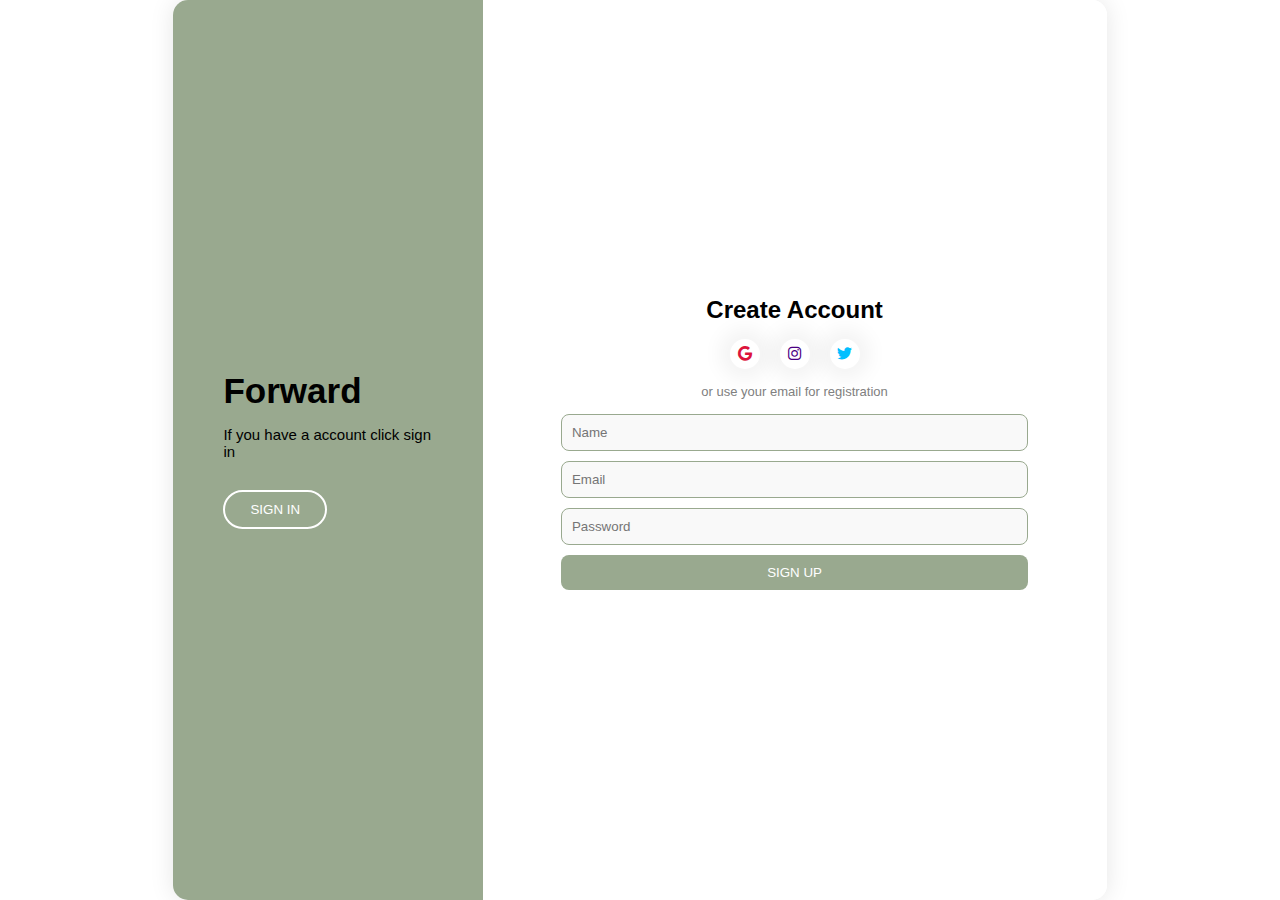
<file: index.html>
<!DOCTYPE html>
<html lang="en">
<head>
  <meta charset="UTF-8">
  <meta name="viewport" content="width=device-width, initial-scale=1.0">
  <title>logup forward</title>
  <link rel="stylesheet" href="login.css">
  <link rel="stylesheet" href="https://cdnjs.cloudflare.com/ajax/libs/font-awesome/6.6.0/css/all.min.css">
</head>
<body>

  <div class="container">
    <div class="left">
      <h1>Forward</h1>
      <p>If you have a account click sign in</p>
      <a href="login.html"><button id="signInBtn">SIGN IN</button></a>
    </div>

    <div class="right">
      <h2>Create Account</h2>

      <div class="socials">
        <a href=""><i class="fab fa-google"></i></a>
        <a href=""><i class="fab fa-instagram"></i></a>
        <a href=""><i class="fab fa-twitter"></i></a>
      </div>

      <p class="or">or use your email for registration</p>

      <form id="signupForm" action="home.html">
        <input type="text" name="name" id="name" placeholder="Name" required>
        <input type="email" name="email" id="email" placeholder="Email" required>
        <input type="password" name="password" id="password" placeholder="Password" required>
        <button type="submit" id="signUpBtn">SIGN UP</button>
        <p id="message"></p>
      </form>
    </div>
  </div>
<script src="script.js"></script>
</body>
</html>
</file>
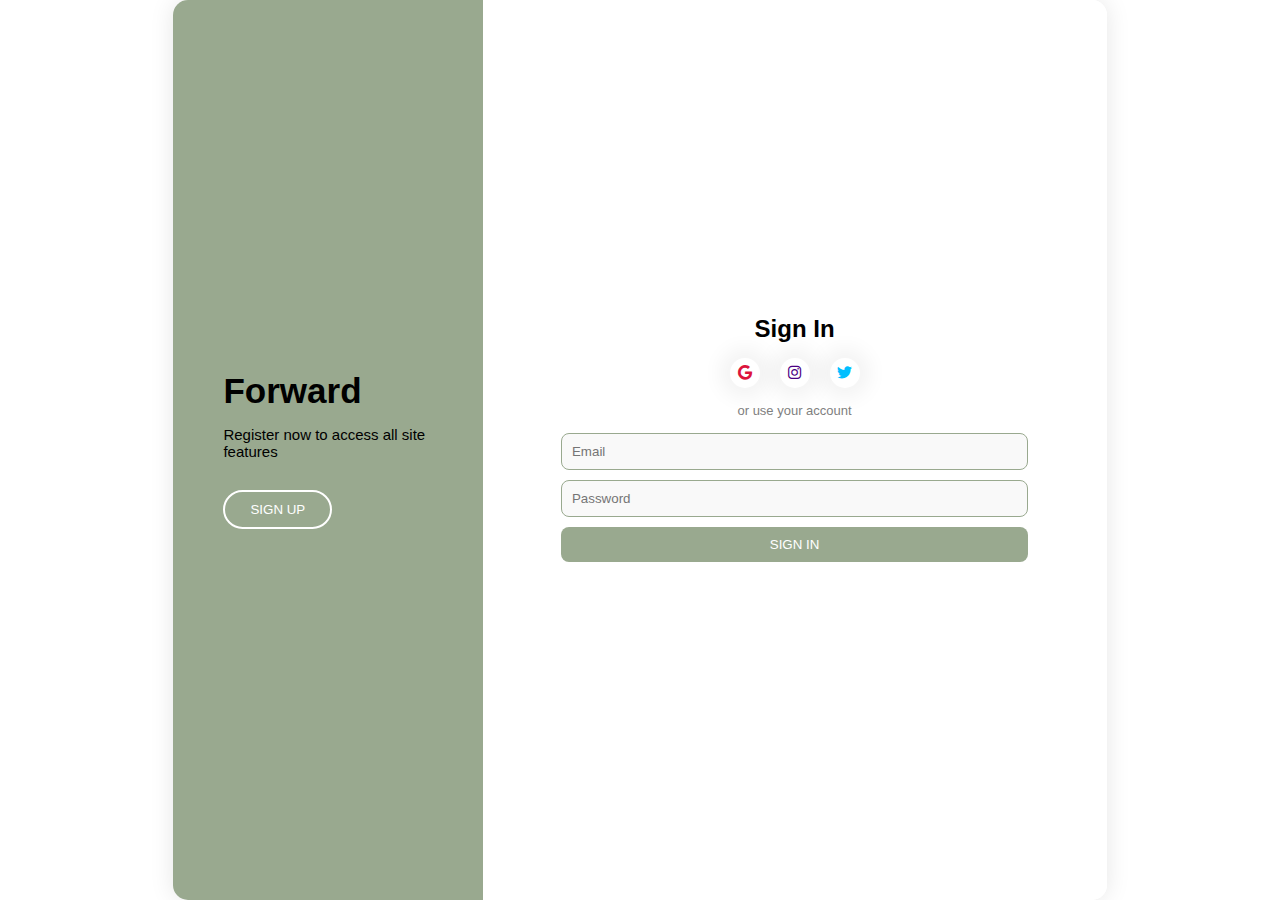
<file: login.html>
<!DOCTYPE html>
<html lang="en">
<head>
  <meta charset="UTF-8">
  <meta name="viewport" content="width=device-width, initial-scale=1.0">
  <title>login Forward</title>
  <link rel="stylesheet" href="login.css">
  <link rel="stylesheet" href="https://cdnjs.cloudflare.com/ajax/libs/font-awesome/6.6.0/css/all.min.css">
</head>
<body>

  <div class="container">

    <div class="left">
      <h1>Forward</h1>
      <p>Register now to access all site features</p>
      <a href="signup.html" target="_self"><button>SIGN UP</button></a>
    </div>

    <div class="right">
      <h2>Sign In</h2>

      <div class="socials">
        <a href=""><i class="fab fa-google"></i></a>
        <a href=""><i class="fab fa-instagram"></i></a>
        <a href=""><i class="fab fa-twitter"></i></a>
      </div>

      <p class="or">or use your account</p>

      <form id="loginForm" action="home.html">
        <input type="email" id="emailLogin" placeholder="Email" required>
        <input type="password" id="passLogin" placeholder="Password" required>
        <button type="submit" id="loginbtn">SIGN IN</button>
        <p id="loginMsg"></p>
      </form>

    </div>

  </div>

  <script src="script.js"></script>

</body>
</html>
</file>
<file: login.css>
* {
  box-sizing: border-box;
  font-family: "Poppins", sans-serif;
}

body {
  margin: 0;
  padding: 40px;
  background-size: cover;
  background-position: center;
  background-repeat: no-repeat;
  position: relative;  
  display: flex;
  justify-content: center;
  align-items: center;
  height: 100vh;

}


.container {
  width: 70%;
  margin: auto;
  height: 500px;
  background-color: white;
  display: flex;
  border-radius: 15px;
  overflow: hidden;
  box-shadow: 0 0 25px rgba(0, 0, 0, 0.1);
}

/* left / top */
.left {
  width: 45%;
background-color: #99a98f;
  /* background-image: url("OIP.jpg"); */
  background-size: cover;

  background-position: center;
  display: flex;

  flex-direction: column;
  justify-content: center;
  align-items: flex-start;
  
  padding: 50px;
}

.left h1 {
  margin: 0;
  font-size: 35px;
}

.left p {
  margin: 15px 0 30px;
  font-size: 15px;
}

.left button {
  background-color: transparent;
  border: 2px solid white;
  color: white;
  padding: 10px 25px;
  border-radius: 20px;
  cursor: pointer;
  transition: 0.3s;
}

.left button:hover {
  background-color: white;
  color: #007bff;
}

/* الجزء right/ down */
.right {
  background-color: white;
  width: 55%;
  display: flex;
  flex-direction: column;
  justify-content: center;
  align-items: center;
  padding: 50px;
}

.right h2 {
  margin-bottom: 15px;
}

.socials {
  display: flex;
  gap: 10px;
}

.socials a {
   width: 30px;
    height: 30px;
    border-radius: 50%;
    text-align: center;
    text-decoration: none;
    color: black;
    box-shadow: 0 0 20px 10px rgba(0,0,0,0.05);
    position: relative;
    margin: 0 5px;
    z-index: 10;
    overflow: hidden;
}
.socials a .fa-google,.socials a .fa-instagram,.socials a .fa-twitter{
    line-height: 30px;
  font-size: 15px;
    line-height: 30px;
    z-index: 10;
    position: relative;
    transition: 0.5s;
}
.socials i.fa-google{
  color:crimson ;
}
.socials i.fa-instagram{
  color:indigo ;
}
.socials i.fa-twitter{
  color:deepskyblue ;
}
.socials a:hover::after{
  left: 0;
}

.socials a::after{
  content: '';
    width: 100%;
    height: 100%;
    background: #088178;
    position: absolute;
    top: 0;
    left: -100%;
    z-index: 5;
    transition: 0.5s;
}

.or {
  margin: 15px 0;
  font-size: 13px;
  color: gray;
}

form {
  display: flex;
  flex-direction: column;
  gap: 10px;
  width: 80%;
}

#signupForm input {
  padding: 10px;
  border: 1.5px solid #99a98f;
  border-radius: 8px;
  background-color: #f9f9f9;
}
#loginForm input {
  padding: 10px;
  border: 1.5px solid #99a98f;
  border-radius: 8px;
  background-color: #f9f9f9;
}


#signUpBtn  {
    text-align: center;
    text-decoration: none;
  background-color: #99a98f;
  color: white;
  border: none;
  padding: 10px;
  border-radius: 8px;
  cursor: pointer;
  transition: 0.3s;
}
#loginbtn{
  text-align: center;
  text-decoration: none;
  background-color: #99a98f;
  color: white;
  border: none;
  padding: 10px;
  border-radius: 8px;
  cursor: pointer;
  transition: 0.3s;
}

#signUpBtn:hover {
  background-color: #080909;
}
#loginbtn:hover {
  background-color: #080909;
}

#message {
  color: red;
  font-size: 13px;
  text-align: center;
  margin-top: 10px;
}
@media (max-width: 768px) {
  .container {
    flex-direction: column;
    width: 90%;
    height: auto;
    
  }
  
  .left, .right {
    width: 100%;
    padding: 30px;
    align-items: center;
    text-align: center;
  }
  
  .left h1 {
    font-size: 28px;
  }
}
.input-box {
  position: relative;
  margin: 20px 0;
}

.input-box input {
  width: 100%;
  padding: 12px 10px;
  font-size: 16px;
  border: 2px solid #777;
  border-radius: 6px;
  outline: none;
}

.input-box label {
  position: absolute;
  top: 50%;
  left: 10px;
  transform: translateY(-50%);
  background: #fff;
  padding: 0 5px;
  color: #777;
  pointer-events: none;
  transition: 0.2s ease;
}

/* خاص بالحركةبتاعة الكلمة الداخلية */
.input-box input:focus + label,
.input-box input:not(:placeholder-shown) + label {
  top: -10px;
  font-size: 12px;
  color: #3b5998;
}
.right{
  height: 100vh;
  width: 100%;
  flex-direction: column;
  justify-content: center;
  padding: 20px;
}
.container,html,body{
height: 100vh;
width: 90%;
margin: auto;
padding: 0;
 }
</file>
